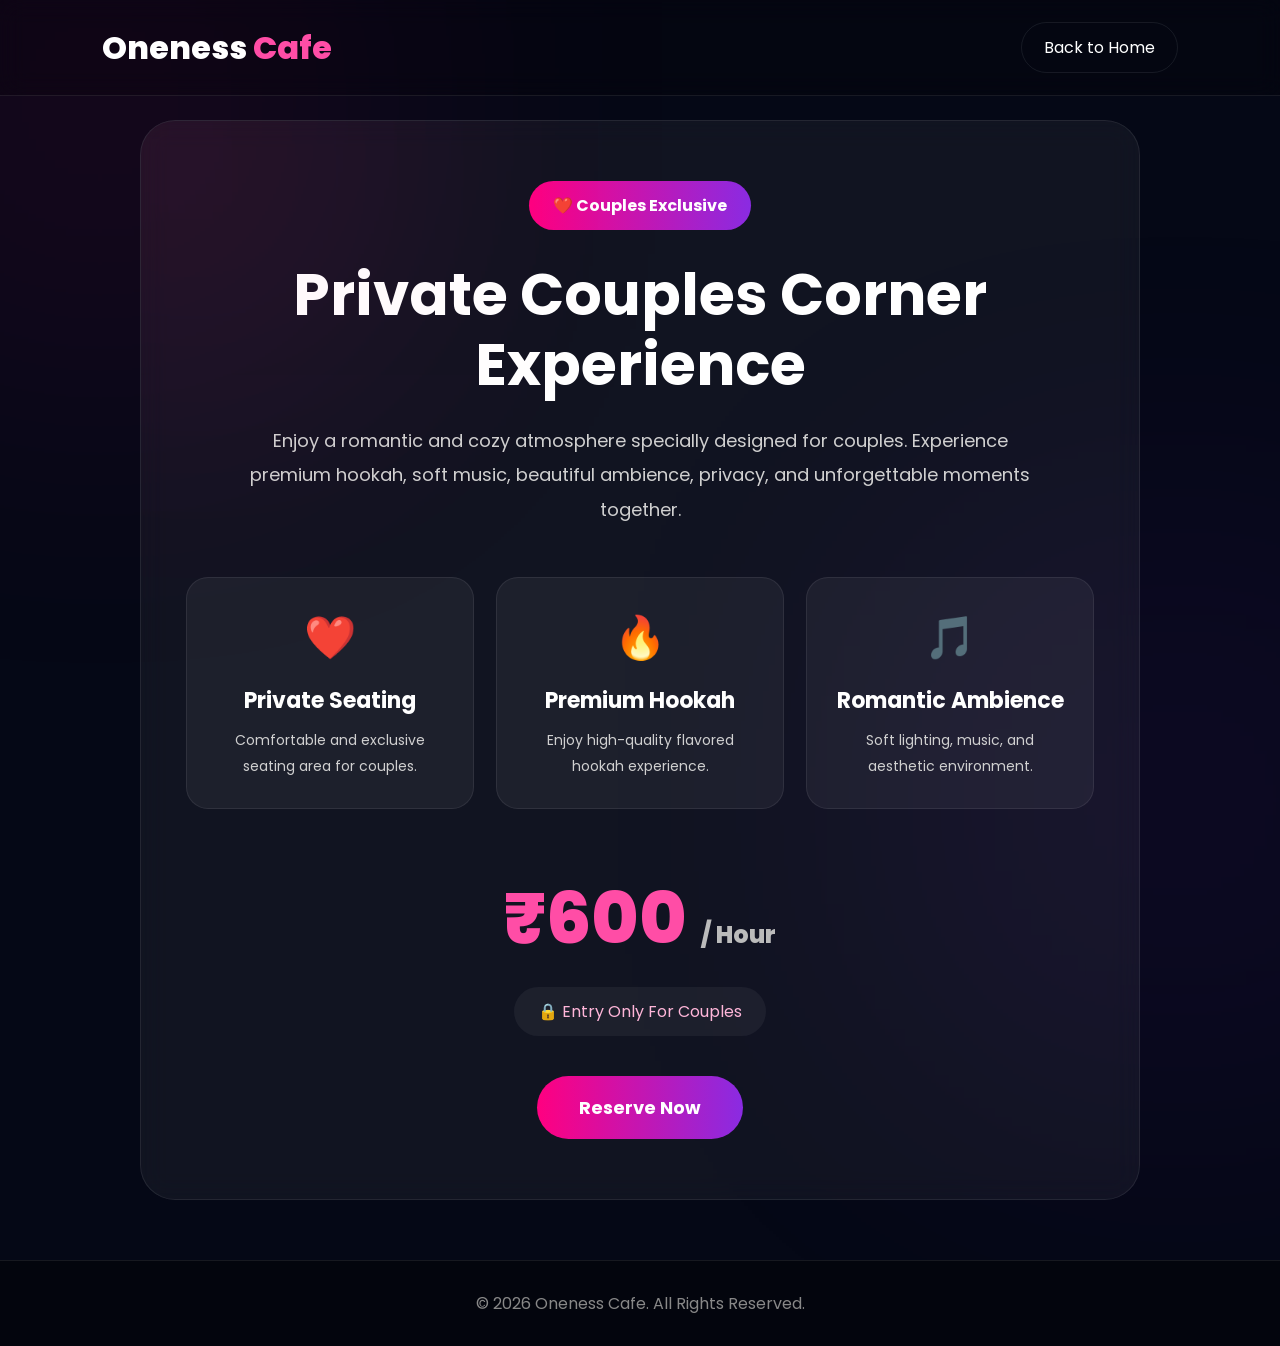
<file: couple.html>
<!DOCTYPE html>
<html lang="en">
<head>
  <meta charset="UTF-8" />
  <meta name="viewport" content="width=device-width, initial-scale=1.0"/>

  <title>Couples Exclusive | Oneness Cafe</title>

  <link href="https://fonts.googleapis.com/css2?family=Poppins:wght@300;400;500;600;700;800&display=swap" rel="stylesheet">

  <style>

    *{
      margin:0;
      padding:0;
      box-sizing:border-box;
      font-family:'Poppins',sans-serif;
    }

    body{
      background:#050816;
      color:white;
      overflow-x:hidden;
    }

    /* BACKGROUND GLOW */

    body::before{
      content:'';
      position:fixed;
      width:400px;
      height:400px;
      background:#ff0080;
      filter:blur(180px);
      opacity:0.15;
      top:-100px;
      left:-100px;
      z-index:-1;
    }

    body::after{
      content:'';
      position:fixed;
      width:400px;
      height:400px;
      background:#8a2be2;
      filter:blur(180px);
      opacity:0.15;
      bottom:-100px;
      right:-100px;
      z-index:-1;
    }

    /* NAVBAR */

    .navbar{
      width:100%;
      padding:22px 8%;
      display:flex;
      justify-content:space-between;
      align-items:center;

      position:fixed;
      top:0;

      background:rgba(0,0,0,0.2);
      backdrop-filter:blur(12px);

      border-bottom:1px solid rgba(255,255,255,0.08);

      z-index:1000;
    }

    .logo{
      font-size:32px;
      font-weight:800;
    }

    .logo span{
      color:#ff4da6;
    }

    .back-btn{
      padding:12px 22px;

      border-radius:50px;

      text-decoration:none;

      color:white;

      border:1px solid rgba(255,255,255,0.08);

      transition:0.3s;
    }

    .back-btn:hover{
      background:#ff0080;
    }

    /* MAIN */

    .hero{
      min-height:100vh;

      display:flex;
      justify-content:center;
      align-items:center;

      padding:120px 8% 60px;
    }

    .exclusive-card{

      width:100%;
      max-width:1000px;

      background:rgba(255,255,255,0.05);

      border:1px solid rgba(255,255,255,0.08);

      border-radius:35px;

      padding:60px 45px;

      text-align:center;

      backdrop-filter:blur(14px);

      position:relative;

      overflow:hidden;
    }

    .exclusive-card::before{
      content:'';
      position:absolute;
      width:300px;
      height:300px;

      background:#ff0080;

      filter:blur(140px);

      opacity:0.1;

      top:-100px;
      left:-100px;
    }

    .tag{
      display:inline-block;

      padding:12px 24px;

      border-radius:50px;

      background:linear-gradient(90deg,#ff0080,#8a2be2);

      font-weight:700;

      margin-bottom:30px;

      animation:pulse 1.5s infinite;
    }

    @keyframes pulse{

      0%{
        transform:scale(1);
      }

      50%{
        transform:scale(1.05);
      }

      100%{
        transform:scale(1);
      }

    }

    .exclusive-card h1{
      font-size:58px;
      line-height:1.2;
      margin-bottom:25px;
    }

    .exclusive-card p{
      color:#d0d0d0;
      line-height:1.9;
      font-size:18px;

      max-width:800px;
      margin:auto;
    }

    /* FEATURES */

    .features{
      margin-top:50px;

      display:grid;
      grid-template-columns:repeat(auto-fit,minmax(220px,1fr));

      gap:22px;
    }

    .feature-box{
      background:rgba(255,255,255,0.05);

      padding:28px;

      border-radius:22px;

      transition:0.3s;

      border:1px solid rgba(255,255,255,0.08);
    }

    .feature-box:hover{
      transform:translateY(-8px);

      border-color:#ff4da6;

      box-shadow:0 12px 30px rgba(255,0,128,0.2);
    }

    .feature-box h3{
      margin-top:15px;
      font-size:22px;
    }

    .feature-box p{
      font-size:14px;
      margin-top:10px;
    }

    .icon{
      font-size:42px;
    }

    /* PRICE */

    .price-section{
      margin-top:55px;
    }

    .price{
      font-size:72px;
      font-weight:800;
      color:#ff4da6;
    }

    .price span{
      font-size:24px;
      color:#bbb;
    }

    .note{
      margin-top:15px;

      display:inline-block;

      padding:12px 24px;

      border-radius:50px;

      background:rgba(255,255,255,0.05);

      color:#ffb6d9;
    }

    /* BUTTON */

    .reserve-btn{
      margin-top:40px;

      padding:18px 42px;

      border:none;

      border-radius:60px;

      background:linear-gradient(90deg,#ff0080,#8a2be2);

      color:white;

      font-size:18px;
      font-weight:700;

      cursor:pointer;

      transition:0.3s;
    }

    .reserve-btn:hover{
      transform:translateY(-5px);

      box-shadow:0 15px 35px rgba(255,0,128,0.35);
    }

    /* POPUP */

    .popupOverlay{
      position:fixed;
      top:0;
      left:0;

      width:100%;
      height:100%;

      background:rgba(0,0,0,0.75);

      display:flex;
      justify-content:center;
      align-items:center;

      z-index:9999;
    }

    .popupBox{

      width:90%;
      max-width:420px;

      background:#0b1020;

      padding:35px 25px;

      border-radius:25px;

      text-align:center;

      position:relative;
    }

    .popupBox h2{
      margin-bottom:25px;
    }

    .popupBox input{
      width:100%;

      padding:15px;

      margin-bottom:18px;

      border:none;
      outline:none;

      border-radius:12px;

      background:rgba(255,255,255,0.06);

      color:white;
    }

    .closePopup{
      position:absolute;

      top:15px;
      right:18px;

      cursor:pointer;
    }

    .sendBtn{
      width:100%;

      padding:15px;

      border:none;

      border-radius:50px;

      background:linear-gradient(90deg,#ff0080,#8a2be2);

      color:white;

      font-weight:700;

      cursor:pointer;
    }

    footer{
      text-align:center;

      padding:30px;

      color:#888;

      border-top:1px solid rgba(255,255,255,0.08);

      background:#03050d;
    }

    /* MOBILE */

    @media(max-width:768px){

      .exclusive-card{
        padding:45px 25px;
      }

      .exclusive-card h1{
        font-size:38px;
      }

      .price{
        font-size:52px;
      }

    }

  </style>

</head>

<body>

  <!-- NAVBAR -->

  <nav class="navbar">

    <div class="logo">
      Oneness <span>Cafe</span>
    </div>

    <a href="index.html" class="back-btn">
      Back to Home
    </a>

  </nav>

  <!-- MAIN -->

  <section class="hero">

    <div class="exclusive-card">

      <div class="tag">
        ❤️ Couples Exclusive
      </div>

      <h1>
        Private Couples Corner Experience
      </h1>

      <p>
        Enjoy a romantic and cozy atmosphere specially designed for couples.
        Experience premium hookah, soft music, beautiful ambience,
        privacy, and unforgettable moments together.
      </p>

      <!-- FEATURES -->

      <div class="features">

        <div class="feature-box">
          <div class="icon">❤️</div>

          <h3>Private Seating</h3>

          <p>
            Comfortable and exclusive seating area for couples.
          </p>
        </div>

        <div class="feature-box">
          <div class="icon">🔥</div>

          <h3>Premium Hookah</h3>

          <p>
            Enjoy high-quality flavored hookah experience.
          </p>
        </div>

        <div class="feature-box">
          <div class="icon">🎵</div>

          <h3>Romantic Ambience</h3>

          <p>
            Soft lighting, music, and aesthetic environment.
          </p>
        </div>

      </div>

      <!-- PRICE -->

      <div class="price-section">

        <div class="price">
          ₹600 <span>/ Hour</span>
        </div>

        <div class="note">
          🔒 Entry Only For Couples
        </div>

      </div>

      <!-- BUTTON -->

      <button class="reserve-btn" id="openPopup">
        Reserve Now
      </button>

    </div>

  </section>

  <!-- FOOTER -->

  <footer>
    © 2026 Oneness Cafe. All Rights Reserved.
  </footer>

  <!-- JAVASCRIPT -->

  <script>

    document
      .getElementById("openPopup")
      .addEventListener("click", function () {

        const existingPopup =
          document.querySelector(".popupOverlay");

        if(existingPopup){
          existingPopup.remove();
        }

        const popupHTML = `

          <div class="popupOverlay">

            <div class="popupBox">

              <span class="closePopup">
                ✖
              </span>

              <h2>
                Reserve Couples Corner
              </h2>

              <input
                type="text"
                id="customerName"
                placeholder="Enter Your Name"
              >

              <input
                type="tel"
                id="customerMobile"
                placeholder="Enter Mobile Number"
              >

              <input
                type="number"
                id="hoursStay"
                placeholder="Number of Hours"
              >

              <button class="sendBtn">
                Send To WhatsApp
              </button>

            </div>

          </div>

        `;

        document.body.insertAdjacentHTML(
          "beforeend",
          popupHTML
        );

        // CLOSE POPUP

        document
          .querySelector(".closePopup")
          .addEventListener("click", function () {

            document
              .querySelector(".popupOverlay")
              .remove();

        });

        // SEND TO WHATSAPP

        document
          .querySelector(".sendBtn")
          .addEventListener("click", function () {

            const name =
              document.getElementById("customerName").value;

            const mobile =
              document.getElementById("customerMobile").value;

            const hours =
              document.getElementById("hoursStay").value;

            if(!name || !mobile || !hours){

              alert("Please fill all details");

              return;
            }

            const total = hours * 600;

            const whatsappNumber =
              "919370600985";

            const message =

`❤️ Couples Corner Reservation

👤 Name: ${name}

📞 Mobile: ${mobile}

⏰ Hours: ${hours}

💰 Total Amount: ₹${total}
`;

            const whatsappURL =
`https://wa.me/${whatsappNumber}?text=${encodeURIComponent(message)}`;

            window.open(
              whatsappURL,
              "_blank"
            );

        });

    });

  </script>

</body>
</html>
</file>
